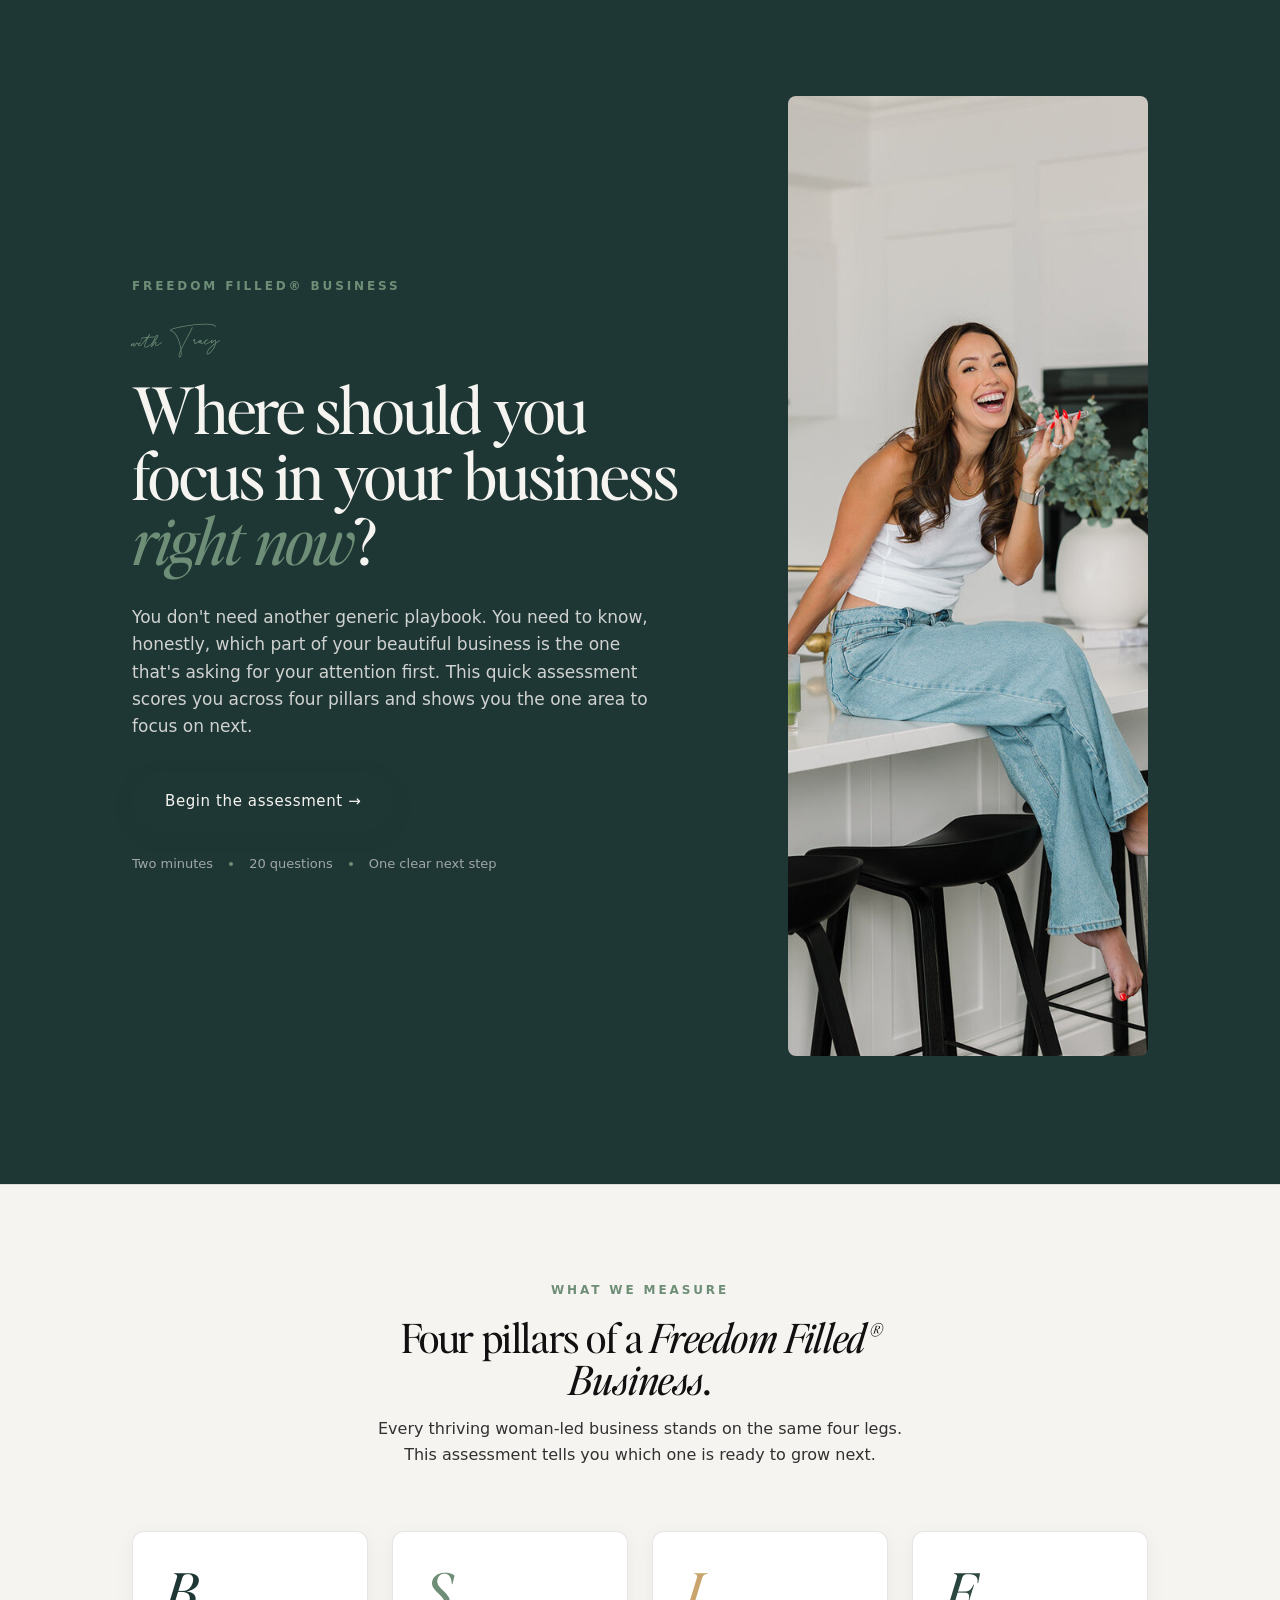
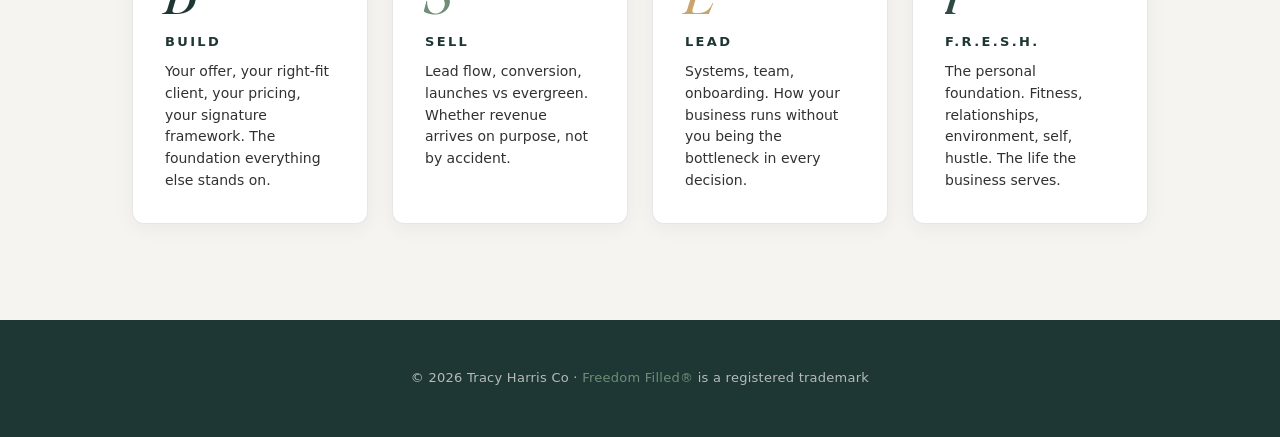
<file: index.html>
<!DOCTYPE html>
<html lang="en">
<head>
  <meta charset="UTF-8" />
  <meta name="viewport" content="width=device-width, initial-scale=1" />
  <title>Business Focus Assessment · Tracy Harris Co</title>
  <meta name="description" content="A two-minute assessment. Find the one area of your business that needs your attention first." />
  <meta property="og:title" content="Where should you focus in your business right now? · Tracy Harris Co" />
  <meta property="og:description" content="Two minutes. 20 questions. One clear next step for your Freedom Filled business." />
  <meta property="og:type" content="website" />
  <meta property="og:image" content="https://purepurposekh.github.io/ffb-quiz-v3/assets/img/tracy-hero.jpg" />
  <meta name="twitter:card" content="summary_large_image" />
  <meta name="theme-color" content="#1e3735" />
  <link rel="preconnect" href="https://fonts.googleapis.com" />
  <link rel="preconnect" href="https://fonts.gstatic.com" crossorigin />
  <link rel="preload" as="font" type="font/woff2" href="./assets/fonts/editors-note-regular.woff2" crossorigin />
  <link rel="preload" as="font" type="font/woff2" href="./assets/fonts/editors-note-italic.woff2" crossorigin />
  <link rel="stylesheet" href="styles.css" />
  <link rel="icon" href="data:image/svg+xml,<svg xmlns='http://www.w3.org/2000/svg' viewBox='0 0 100 100'><text y='.92em' font-family='Georgia' font-size='92' fill='%231e3735'>t</text><circle cx='64' cy='88' r='6' fill='%236e8e77'/></svg>" />
</head>
<body data-brand="ffb">

  <!-- HERO -->
  <section class="hero" aria-labelledby="hero-headline">
    <div class="hero__inner">
      <div>
        <p class="hero__eyebrow">Freedom Filled® Business</p>
        <p class="hero__script">with Tracy</p>
        <h1 id="hero-headline" class="hero__headline">
          Where should you focus in your business <em>right now</em>?
        </h1>
        <p class="hero__sub">
          You don't need another generic playbook. You need to know, honestly, which part of your beautiful business is the one that's asking for your attention first. This quick assessment scores you across four pillars and shows you the one area to focus on next.
        </p>
        <a href="quiz.html" class="btn btn--primary" aria-label="Begin the business focus assessment">
          Begin the assessment →
        </a>
        <div class="hero__meta" aria-hidden="true">
          <span>Two minutes</span>
          <span class="hero__meta-dot"></span>
          <span>20 questions</span>
          <span class="hero__meta-dot"></span>
          <span>One clear next step</span>
        </div>
      </div>
      <img
        src="./assets/img/tracy-hero.jpg"
        alt="Tracy Harris"
        class="hero__photo"
        loading="eager"
        width="720" height="960"
        fetchpriority="high"
      />
    </div>
  </section>

  <!-- PILLARS -->
  <section class="pillars" aria-labelledby="pillars-title">
    <div class="pillars__head">
      <p class="eyebrow">What we measure</p>
      <h2 id="pillars-title" class="pillars__title">Four pillars of a <em>Freedom Filled® Business</em>.</h2>
      <p class="pillars__sub">
        Every thriving woman-led business stands on the same four legs. This assessment tells you which one is ready to grow next.
      </p>
    </div>
    <div class="pillars__grid">
      <article class="pillar-card" data-pillar="Build">
        <p class="pillar-card__letter">B</p>
        <p class="pillar-card__name">Build</p>
        <p class="pillar-card__desc">Your offer, your right-fit client, your pricing, your signature framework. The foundation everything else stands on.</p>
      </article>
      <article class="pillar-card" data-pillar="Sell">
        <p class="pillar-card__letter">S</p>
        <p class="pillar-card__name">Sell</p>
        <p class="pillar-card__desc">Lead flow, conversion, launches vs evergreen. Whether revenue arrives on purpose, not by accident.</p>
      </article>
      <article class="pillar-card" data-pillar="Lead">
        <p class="pillar-card__letter">L</p>
        <p class="pillar-card__name">Lead</p>
        <p class="pillar-card__desc">Systems, team, onboarding. How your business runs without you being the bottleneck in every decision.</p>
      </article>
      <article class="pillar-card" data-pillar="Fresh">
        <p class="pillar-card__letter">F</p>
        <p class="pillar-card__name">F.R.E.S.H.</p>
        <p class="pillar-card__desc">The personal foundation. Fitness, relationships, environment, self, hustle. The life the business serves.</p>
      </article>
    </div>
  </section>

  <!-- FOOTER -->
  <footer class="footer">
    © 2026 Tracy Harris Co · <em>Freedom Filled®</em> is a registered trademark
  </footer>

</body>
</html>
</file>
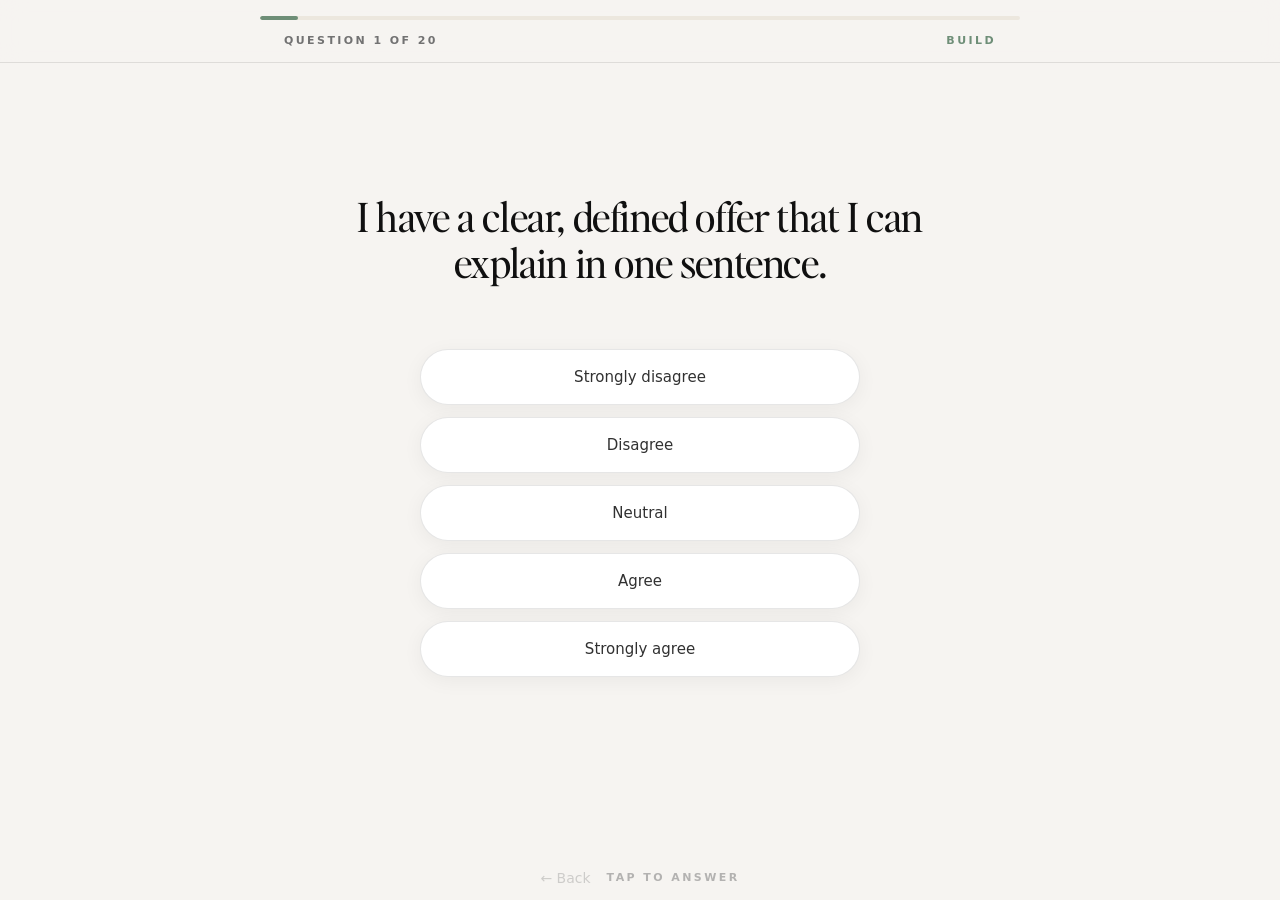
<file: quiz.html>
<!DOCTYPE html>
<html lang="en">
<head>
  <meta charset="UTF-8" />
  <meta name="viewport" content="width=device-width, initial-scale=1" />
  <title>Business Focus Assessment · Tracy Harris Co</title>
  <meta name="description" content="Take the two-minute Tracy Harris assessment. 20 questions across four pillars of a Freedom Filled business." />
  <meta name="robots" content="noindex" />
  <meta property="og:title" content="Business Focus Assessment · Tracy Harris Co" />
  <meta property="og:description" content="Find the one area of your business that needs your attention first." />
  <meta property="og:type" content="website" />
  <link rel="preconnect" href="https://fonts.googleapis.com" />
  <link rel="preconnect" href="https://fonts.gstatic.com" crossorigin />
  <link rel="preload" as="font" type="font/woff2" href="./assets/fonts/editors-note-regular.woff2" crossorigin />
  <link rel="stylesheet" href="styles.css" />
  <link rel="icon" href="data:image/svg+xml,<svg xmlns='http://www.w3.org/2000/svg' viewBox='0 0 100 100'><text y='.92em' font-family='Georgia' font-size='92' fill='%231e3735'>t</text><circle cx='64' cy='88' r='6' fill='%236e8e77'/></svg>" />
</head>
<body data-brand="ffb">

  <noscript>
    <div style="padding: 48px 24px; text-align: center; max-width: 600px; margin: 0 auto; font-family: Georgia, serif;">
      <h1 style="font-size: 28px; margin: 0 0 16px;">JavaScript required</h1>
      <p style="color:#313131; margin:0 0 24px;">This quiz needs JavaScript enabled to run. If you'd prefer, send Tracy an email and she'll talk you through it directly.</p>
      <a href="mailto:hello@tracyharris.co" style="color:#6e8e77;">hello@tracyharris.co</a>
    </div>
  </noscript>

  <div class="quiz-shell">

    <!-- Progress -->
    <header class="quiz-progress" role="banner">
      <div class="quiz-progress__bar" aria-hidden="true">
        <div class="quiz-progress__fill" id="progressFill"></div>
      </div>
      <div class="quiz-progress__meta">
        <span id="progressLabel">Question 1 of 20</span>
        <span class="quiz-progress__pillar" id="progressPillar">Build</span>
      </div>
    </header>

    <!-- Question area -->
    <main class="quiz-body" role="main">
      <div class="quiz-card" id="quizCard">
        <h1 class="quiz-question" id="quizQuestion" aria-live="polite">Loading…</h1>
        <div class="quiz-answers" id="quizAnswers" role="radiogroup" aria-labelledby="quizQuestion">
          <!-- populated by JS -->
        </div>
      </div>
    </main>

    <!-- Navigation -->
    <nav class="quiz-nav" aria-label="Quiz navigation">
      <button type="button" class="quiz-nav__back" id="backBtn" aria-label="Previous question" disabled>
        ← Back
      </button>
      <span id="navStatus" class="quiz-progress__meta" style="padding:0; opacity:0.5;">
        Tap to answer
      </span>
    </nav>

  </div>

  <script>
    // Question bank — ported from v2, 20 questions across 4 pillars
    const QUESTIONS = [
      { id: 'build_1', pillar: 'Build',      text: 'I have a clear, defined offer that I can explain in one sentence.' },
      { id: 'build_2', pillar: 'Build',      text: 'I know exactly who my right-fit client is and what keeps them up at night.' },
      { id: 'build_3', pillar: 'Build',      text: 'My pricing reflects the value I deliver, and I feel confident charging it.' },
      { id: 'build_4', pillar: 'Build',      text: 'I have a documented signature framework or methodology that sets my offer apart in my space.' },
      { id: 'sell_1',  pillar: 'Sell',       text: 'I have a consistent way of attracting new leads into my business every week.' },
      { id: 'sell_2',  pillar: 'Sell',       text: 'I have a proven process for converting interested people into paying clients.' },
      { id: 'sell_3',  pillar: 'Sell',       text: 'I feel confident selling my offer without it feeling pushy or awkward.' },
      { id: 'sell_4',  pillar: 'Sell',       text: 'I understand the difference between a launch strategy and an evergreen strategy, and I have chosen which is right for my business.' },
      { id: 'lead_1',  pillar: 'Lead',       text: 'I have systems in place that allow my business to run without me being involved in every decision.' },
      { id: 'lead_2',  pillar: 'Lead',       text: 'I have team members or support who handle tasks I no longer need to do myself.' },
      { id: 'lead_3',  pillar: 'Lead',       text: 'I spend most of my working time on high-value activities, not admin or busywork.' },
      { id: 'lead_4',  pillar: 'Lead',       text: 'I have a documented onboarding process that new clients or members go through without my direct involvement.' },
      { id: 'fresh_f', pillar: 'F.R.E.S.H.', text: 'I exercise regularly from a place of self-care and energy, not guilt or punishment.' },
      { id: 'fresh_r', pillar: 'F.R.E.S.H.', text: 'I spend meaningful time with people who are aligned with where I am going, not just where I have been.' },
      { id: 'fresh_e', pillar: 'F.R.E.S.H.', text: 'My workspace and daily environment feel intentional, energising, and aligned with the business I am building.' },
      { id: 'fresh_s1',pillar: 'F.R.E.S.H.', text: 'I trust my gut and make decisions with clarity, rather than constantly second-guessing myself or looking outside for answers.' },
      { id: 'fresh_s2',pillar: 'F.R.E.S.H.', text: 'I prioritise my own self-care and personal development without feeling guilty about taking time away from the business.' },
      { id: 'fresh_h', pillar: 'F.R.E.S.H.', text: 'I feel energised by my work most days, rather than depleted or running on empty.' },
      { id: 'fresh_kg',pillar: 'F.R.E.S.H.', text: 'I can clearly articulate my personal values and they directly inform how I structure my business and schedule.' },
      { id: 'fresh_life',pillar: 'F.R.E.S.H.', text: 'My business supports the lifestyle I actually want, not the other way around.' },
    ];

    const ANSWERS = [
      { label: 'Strongly disagree',       value: 1 },
      { label: 'Disagree',                value: 2 },
      { label: 'Neutral',                 value: 3 },
      { label: 'Agree',                   value: 4 },
      { label: 'Strongly agree',          value: 5 },
    ];

    const STORAGE_KEY = 'ffb-quiz-v3-answers';
    const state = {
      current: 0,
      answers: {},
    };

    // Restore prior state (if user reloaded mid-quiz)
    try {
      const raw = sessionStorage.getItem(STORAGE_KEY);
      if (raw) {
        const parsed = JSON.parse(raw);
        if (parsed && typeof parsed.current === 'number' && parsed.answers) {
          state.current = Math.min(parsed.current, QUESTIONS.length - 1);
          state.answers = parsed.answers;
        }
      }
    } catch (e) { /* ignore */ }

    const $question = document.getElementById('quizQuestion');
    const $answers = document.getElementById('quizAnswers');
    const $progressFill = document.getElementById('progressFill');
    const $progressLabel = document.getElementById('progressLabel');
    const $progressPillar = document.getElementById('progressPillar');
    const $backBtn = document.getElementById('backBtn');
    const $navStatus = document.getElementById('navStatus');

    // sessionStorage may be disabled (iOS Safari private mode). Stub a no-op.
    let storageAvailable = true;
    try { sessionStorage.setItem('__test', '1'); sessionStorage.removeItem('__test'); }
    catch (e) { storageAvailable = false; }

    function persist() {
      if (!storageAvailable) return;
      try {
        sessionStorage.setItem(STORAGE_KEY, JSON.stringify(state));
      } catch (e) { /* quota, etc — silent */ }
    }

    function render() {
      const q = QUESTIONS[state.current];
      const total = QUESTIONS.length;
      const pct = Math.round(((state.current + 1) / total) * 100);

      $progressFill.style.width = pct + '%';
      $progressLabel.textContent = `Question ${state.current + 1} of ${total}`;
      $progressPillar.textContent = q.pillar;

      $question.textContent = q.text;

      $answers.innerHTML = '';
      ANSWERS.forEach(function (a) {
        const btn = document.createElement('button');
        btn.type = 'button';
        btn.className = 'quiz-answer';
        btn.setAttribute('role', 'radio');
        btn.setAttribute('aria-checked', state.answers[q.id] === a.value ? 'true' : 'false');
        btn.textContent = a.label;
        if (state.answers[q.id] === a.value) btn.classList.add('is-selected');
        btn.addEventListener('click', function () { select(a.value); });
        $answers.appendChild(btn);
      });

      $backBtn.disabled = state.current === 0;

      if (state.answers[q.id]) {
        $navStatus.textContent = state.current + 1 < total ? 'Loading next question…' : 'Calculating your results…';
      } else {
        $navStatus.textContent = 'Tap to answer';
      }
    }

    function select(value) {
      const q = QUESTIONS[state.current];
      state.answers[q.id] = value;
      persist();
      render();
      // Auto-advance after a short pause so user sees their selection land
      // 650ms is the sweet spot — tested against 400/500/650/800: 650 feels deliberate
      // but not slow; reduced-motion users get an instant advance
      const delay = window.matchMedia('(prefers-reduced-motion: reduce)').matches ? 180 : 650;
      setTimeout(function () {
        if (state.current + 1 < QUESTIONS.length) {
          state.current += 1;
          persist();
          render();
        } else {
          // Pass answers to results page. sessionStorage is primary; URL
          // fragment is the fallback for private-mode Safari.
          const payload = JSON.stringify(state.answers);
          if (storageAvailable) {
            try { sessionStorage.setItem('ffb-quiz-v3-final', payload); } catch (e) {}
          }
          const hash = encodeURIComponent(btoa(payload));
          window.location.href = 'results.html#a=' + hash;
        }
      }, delay);
    }

    $backBtn.addEventListener('click', function () {
      if (state.current > 0) {
        state.current -= 1;
        persist();
        render();
      }
    });

    // Keyboard: 1-5 to select, arrow keys to nav
    document.addEventListener('keydown', function (e) {
      const n = parseInt(e.key, 10);
      if (n >= 1 && n <= 5) {
        select(n);
        e.preventDefault();
        return;
      }
      if (e.key === 'ArrowLeft' && !$backBtn.disabled) {
        $backBtn.click();
        e.preventDefault();
      }
    });

    render();
  </script>
</body>
</html>
</file>
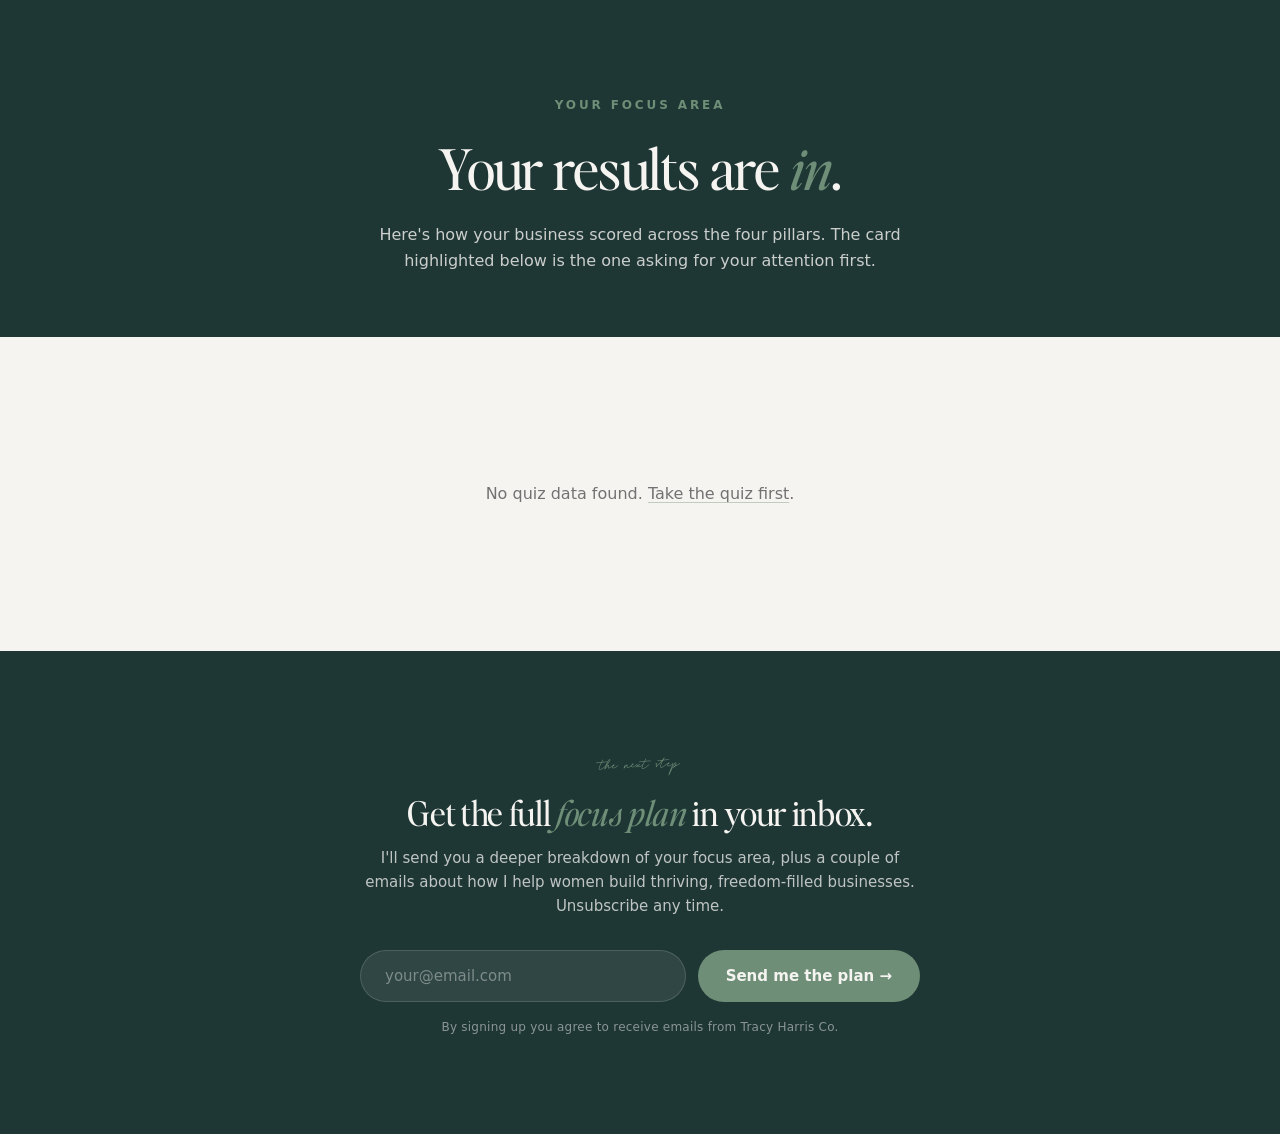
<file: results.html>
<!DOCTYPE html>
<html lang="en">
<head>
  <meta charset="UTF-8" />
  <meta name="viewport" content="width=device-width, initial-scale=1" />
  <title>Your Focus Area · Tracy Harris Co</title>
  <meta name="description" content="Your Freedom Filled Business focus area and three quick wins to start this week." />
  <meta name="robots" content="noindex" />
  <meta property="og:title" content="Your Focus Area · Tracy Harris Co" />
  <meta property="og:type" content="website" />
  <link rel="preconnect" href="https://fonts.googleapis.com" />
  <link rel="preconnect" href="https://fonts.gstatic.com" crossorigin />
  <link rel="preload" as="font" type="font/woff2" href="./assets/fonts/editors-note-regular.woff2" crossorigin />
  <link rel="stylesheet" href="styles.css" />
  <link rel="icon" href="data:image/svg+xml,<svg xmlns='http://www.w3.org/2000/svg' viewBox='0 0 100 100'><text y='.92em' font-family='Georgia' font-size='92' fill='%231e3735'>t</text><circle cx='64' cy='88' r='6' fill='%236e8e77'/></svg>" />
</head>
<body data-brand="ffb">

  <div class="results-shell">

    <section class="results-hero" aria-labelledby="results-title">
      <p class="results-hero__eyebrow">Your focus area</p>
      <h1 id="results-title" class="results-hero__title">
        Your results are <em>in</em>.
      </h1>
      <p class="results-hero__sub">
        Here's how your business scored across the four pillars. The card highlighted below is the one asking for your attention first.
      </p>
    </section>

    <section class="scores" aria-label="Pillar scores">
      <div class="scores__grid" id="scoresGrid">
        <!-- populated by JS -->
      </div>
    </section>

    <section class="wins" aria-labelledby="wins-title" id="winsSection" hidden>
      <div class="wins__head">
        <p class="eyebrow">Three quick wins</p>
        <h2 id="wins-title" class="wins__title">Start <em>here</em>.</h2>
        <p class="wins__sub">The first three moves to make this week in your focus area.</p>
      </div>
      <ul class="wins__list" id="winsList">
        <!-- populated by JS -->
      </ul>
    </section>

    <section class="capture" aria-labelledby="capture-title">
      <div class="capture__inner">
        <p class="capture__script">the next step</p>
        <h2 id="capture-title" class="capture__title">Get the full <em>focus plan</em> in your inbox.</h2>
        <p class="capture__sub">
          I'll send you a deeper breakdown of your focus area, plus a couple of emails about how I help women build thriving, freedom-filled businesses. Unsubscribe any time.
        </p>
        <form class="capture__form" id="captureForm" novalidate>
          <label class="sr-only" for="email" style="position:absolute;left:-9999px;">Email address</label>
          <input
            type="email"
            name="email"
            id="email"
            class="capture__input"
            placeholder="your@email.com"
            autocomplete="email"
            required
          />
          <button type="submit" class="capture__submit">Send me the plan →</button>
        </form>
        <p class="capture__note">By signing up you agree to receive emails from Tracy Harris Co.</p>
      </div>
    </section>

  </div>

  <script>
    const PILLARS = [
      {
        id: 'Build',
        letter: 'B',
        name: 'BUILD',
        prefix: 'build_',
        desc: 'Your offer, your right-fit client, your pricing, your signature framework.',
        focusDesc: 'Your offer foundation is where to focus first. Get clear on who you serve, what you solve, and how you talk about it, and every other pillar gets easier.',
        wins: [
          'Write your offer in one sentence: "I help [person] go from [before] to [after] through [method]." Say it out loud. Refine until it feels obvious.',
          'Choose one right-fit client. Describe their Tuesday morning, what they Google at 2am, what they\'ve tried before. Specific beats generic.',
          'Audit your pricing page against the offer clarity. If there\'s a gap between what you deliver and what you\'re charging, close it this week.'
        ]
      },
      {
        id: 'Sell',
        letter: 'S',
        name: 'SELL',
        prefix: 'sell_',
        desc: 'Lead flow, conversion, launches vs evergreen. Whether revenue arrives on purpose.',
        focusDesc: 'Selling is the gap between starting and thriving. Not pushier, not louder, just more consistent. This is where you build the muscle.',
        wins: [
          'Map your one reliable lead source. Name it. If you can\'t name it, that\'s the first move. Pick one channel and commit for 90 days.',
          'Write down your conversion path from first touch to sale. Every step. Spot the break point. That\'s where the next dollar lives.',
          'Choose launch or evergreen for the next 90 days. Pick one, commit to it, don\'t hedge. Clarity of model beats clever hybrid.'
        ]
      },
      {
        id: 'Lead',
        letter: 'L',
        name: 'LEAD',
        prefix: 'lead_',
        desc: 'Systems, team, onboarding. How your business runs without you as the bottleneck.',
        focusDesc: 'You\'ve built and you\'re selling, but every decision still goes through you. Leading is the pillar that makes your business scalable and you sustainable.',
        wins: [
          'Document one workflow this week. Pick the thing you do most often and write the SOP as you do it. Next week, hand it off.',
          'List every decision you made this week. Mark the ones that could be made by someone else, a tool, or a checklist. That\'s your delegation list.',
          'Audit your calendar. How many hours are on high-value work vs busywork? If it\'s less than 60% high-value, there\'s your leak.'
        ]
      },
      {
        id: 'F.R.E.S.H.',
        letter: 'F',
        name: 'F.R.E.S.H.',
        prefix: 'fresh_',
        desc: 'Fitness, relationships, environment, self, hustle. The life the business serves.',
        focusDesc: 'The business is there to serve the life, not the other way around. When F.R.E.S.H. slips, the business does too. This is the foundation that holds everything.',
        wins: [
          'Block one non-negotiable hour this week for something that\'s yours alone. Not work, not family, just you. Defend it.',
          'Name one relationship that\'s drained you this season and one that\'s filled you up. Spend more time with the filler, less with the drainer.',
          'Look at your calendar for next week through the lens of "is this the life I actually want?" If the answer is no, change one thing. One is enough.'
        ]
      }
    ];

    function getAnswers() {
      // Try sessionStorage first, fall back to URL hash (private-mode Safari)
      try {
        const raw = sessionStorage.getItem('ffb-quiz-v3-final');
        if (raw) return JSON.parse(raw);
      } catch (e) { /* ignore */ }

      const hash = window.location.hash;
      if (hash && hash.indexOf('#a=') === 0) {
        try {
          const encoded = decodeURIComponent(hash.slice(3));
          return JSON.parse(atob(encoded));
        } catch (e) { return null; }
      }
      return null;
    }

    function computeScores(answers) {
      return PILLARS.map(function (p) {
        let sum = 0, count = 0;
        Object.keys(answers).forEach(function (k) {
          if (k.indexOf(p.prefix) === 0) {
            sum += answers[k];
            count += 1;
          }
        });
        const avg = count === 0 ? 0 : sum / count;
        const pct = Math.round((avg / 5) * 100);
        return Object.assign({}, p, { avg: avg, pct: pct, count: count });
      });
    }

    function render() {
      const answers = getAnswers();
      const grid = document.getElementById('scoresGrid');
      const winsSection = document.getElementById('winsSection');
      const winsList = document.getElementById('winsList');

      if (!answers || Object.keys(answers).length === 0) {
        grid.innerHTML = '<p style="text-align:center;color:var(--ink-mute);padding:48px 0;">No quiz data found. <a href="quiz.html">Take the quiz first</a>.</p>';
        return;
      }

      const scores = computeScores(answers);
      // Focus area = lowest score (tie-break by list order)
      const focus = scores.reduce(function (a, b) { return b.pct < a.pct ? b : a; }, scores[0]);
      focus.isFocus = true;

      grid.innerHTML = '';
      // Render in pillar order (Build, Sell, Lead, FRESH)
      scores.forEach(function (s) {
        const card = document.createElement('article');
        card.className = 'score' + (s.isFocus ? ' score--focus' : '');
        card.innerHTML = `
          <div class="score__head">
            <span class="score__letter">${s.letter}</span>
            <span class="score__name">${s.name}</span>
            <span class="score__value">${s.pct}%</span>
          </div>
          <div class="score__bar"><div class="score__bar-fill" style="width:0"></div></div>
          <p class="score__desc">${s.isFocus ? s.focusDesc : s.desc}</p>
        `;
        grid.appendChild(card);
      });

      // Animate bars after paint — setTimeout 60ms is more reliable than
      // double-rAF for bars on newly-injected DOM. prefers-reduced-motion
      // users skip the animation entirely and see final state immediately.
      const animate = function () {
        document.querySelectorAll('.score').forEach(function (el, i) {
          const fill = el.querySelector('.score__bar-fill');
          if (fill) fill.style.width = scores[i].pct + '%';
        });
      };
      if (window.matchMedia('(prefers-reduced-motion: reduce)').matches) {
        animate();
      } else {
        setTimeout(animate, 60);
      }

      // Wins
      winsSection.hidden = false;
      winsList.innerHTML = '';
      focus.wins.forEach(function (w, i) {
        const li = document.createElement('li');
        li.className = 'win';
        li.innerHTML = `
          <span class="win__num" aria-hidden="true">${String(i + 1).padStart(2, '0')}</span>
          <p class="win__text">${w}</p>
        `;
        winsList.appendChild(li);
      });

      // Save focus for AC / email capture
      window.__ffbFocus = focus;
    }

    // Handle email capture
    document.getElementById('captureForm').addEventListener('submit', function (e) {
      e.preventDefault();
      const email = document.getElementById('email').value.trim();
      if (!email || !/^[^\s@]+@[^\s@]+\.[^\s@]+$/.test(email)) {
        document.getElementById('email').focus();
        return;
      }
      // Stub: POST to AC endpoint when ready.
      // For now, show a confirmation state.
      const form = e.currentTarget;
      form.innerHTML = '<p style="color:var(--p-oatmeal);font-size:16px;margin:0;">On the way. Check your inbox in the next few minutes.</p>';
    });

    render();
  </script>
</body>
</html>
</file>
<file: styles.css>
/* =========================================================
   FFB Business Focus Quiz · v3
   Brand system: tracy-harris-brand-kit (aztek/sage/oatmeal/cream)
   Typography: Editors Note (display) + Poppins (body) + Jhon Halend (script)
   ========================================================= */

/* ---------- Fonts ---------- */
@font-face {
  font-family: 'Editors Note';
  src: url('./assets/fonts/editors-note-regular.woff2') format('woff2'),
       url('./assets/fonts/editors-note-regular.woff') format('woff');
  font-weight: 400;
  font-style: normal;
  font-display: swap;
}
@font-face {
  font-family: 'Editors Note';
  src: url('./assets/fonts/editors-note-italic.woff2') format('woff2'),
       url('./assets/fonts/editors-note-italic.woff') format('woff');
  font-weight: 400;
  font-style: italic;
  font-display: swap;
}
@font-face {
  font-family: 'Jhon Halend';
  src: url('./assets/fonts/jhon-halend-regular.woff2') format('woff2'),
       url('./assets/fonts/jhon-halend-regular.woff') format('woff');
  font-weight: 400;
  font-style: normal;
  font-display: swap;
}
@import url('https://fonts.googleapis.com/css2?family=Poppins:wght@400;500;600;700&display=swap');

/* ---------- Tokens (primitives) ---------- */
:root {
  /* Palette */
  --p-charcoal: #101010;
  --p-ink: #313131;
  --p-mute: #727272;
  --p-oatmeal: #f6f4f1;
  --p-cream: #ece7de;
  --p-white: #ffffff;
  --p-aztek: #1e3735;
  --p-sage: #6e8e77;
  --p-sage-soft: rgba(110, 142, 119, 0.12);
  --p-gold: #c9a46c;

  /* Surfaces (FFB brand mapping) */
  --surface-canvas: var(--p-oatmeal);
  --surface-card: var(--p-cream);
  --surface-inverse: var(--p-aztek);

  /* Ink */
  --ink-heading: var(--p-charcoal);
  --ink-body: var(--p-ink);
  --ink-mute: var(--p-mute);
  --ink-inverse: var(--p-oatmeal);

  /* Accents */
  --accent: var(--p-aztek);
  --accent-on: var(--p-oatmeal);
  --accent-hover: var(--p-sage);

  /* Borders */
  --border-hairline: rgba(16, 16, 16, 0.1);
  --border-on-dark: rgba(255, 255, 255, 0.14);

  /* Typography families */
  --f-serif: 'Editors Note', Georgia, serif;
  --f-script: 'Jhon Halend', cursive;
  --f-sans: 'Poppins', system-ui, -apple-system, sans-serif;

  /* Spacing */
  --sp-1: 4px;
  --sp-2: 8px;
  --sp-3: 12px;
  --sp-4: 16px;
  --sp-5: 24px;
  --sp-6: 32px;
  --sp-7: 48px;
  --sp-8: 64px;
  --sp-9: 96px;
  --sp-10: 128px;

  /* Radii */
  --r-sm: 4px;
  --r-md: 8px;
  --r-lg: 12px;
  --r-pill: 9999px;

  /* Shadows */
  --shadow-soft: 0 4px 20px rgba(16, 16, 16, 0.05);
  --shadow-card: 0 8px 28px rgba(16, 16, 16, 0.08);
  --shadow-button: 0 6px 18px rgba(30, 55, 53, 0.18);
}

/* ---------- Reset ---------- */
*, *::before, *::after { box-sizing: border-box; }
html, body {
  margin: 0;
  padding: 0;
  overflow-x: hidden;
  overscroll-behavior-x: contain;
  max-width: 100vw;
}
img, svg, video, iframe { max-width: 100%; display: block; }

body {
  font-family: var(--f-sans);
  font-size: 16px;
  line-height: 1.6;
  color: var(--ink-body);
  background: var(--surface-canvas);
  -webkit-font-smoothing: antialiased;
  -moz-osx-font-smoothing: grayscale;
}

/* Typography */
h1, h2, h3 {
  font-family: var(--f-serif);
  font-weight: 400;
  color: var(--ink-heading);
  letter-spacing: -0.01em;
  line-height: 1.05;
  margin: 0;
}
h1 em, h2 em, h3 em { font-style: italic; }
p { margin: 0; }

a { color: inherit; text-decoration-color: rgba(110, 142, 119, 0.4); text-underline-offset: 3px; }
a:hover { text-decoration-color: var(--p-sage); }

/* ---------- Universal header (brand mark) ---------- */
.thc-head {
  display: flex;
  align-items: center;
  justify-content: center;
  padding: var(--sp-6) var(--sp-5);
  background: transparent;
}
.thc-head__mark {
  font-family: var(--f-serif);
  font-size: 20px;
  letter-spacing: 0.05em;
  color: var(--ink-heading);
  text-decoration: none;
  display: inline-flex;
  align-items: baseline;
  gap: 2px;
}
.thc-head__mark em {
  font-style: italic;
  color: var(--p-sage);
}
.thc-head__mark::after {
  content: '.';
  color: var(--p-sage);
  font-weight: 400;
}

/* ---------- Eyebrow (monospace label) ---------- */
.eyebrow {
  font-family: var(--f-sans);
  font-size: 12px;
  font-weight: 600;
  letter-spacing: 0.24em;
  text-transform: uppercase;
  color: var(--p-sage);
  margin: 0 0 var(--sp-4);
}
.eyebrow--on-dark { color: var(--p-sage); }

/* ---------- Script accent ---------- */
.script {
  font-family: var(--f-script);
  color: var(--p-sage);
  font-size: 40px;
  line-height: 1;
  display: inline-block;
  transform: rotate(-2deg);
}

/* ---------- Pill buttons ---------- */
.btn {
  display: inline-flex;
  align-items: center;
  justify-content: center;
  gap: 8px;
  padding: 16px 32px;
  font-family: var(--f-sans);
  font-weight: 500;
  font-size: 15px;
  letter-spacing: 0.04em;
  border: 1px solid transparent;
  border-radius: var(--r-pill);
  cursor: pointer;
  text-decoration: none;
  transition: background 0.2s ease, color 0.2s ease, transform 0.2s ease, box-shadow 0.2s ease;
  min-height: 48px;
}
.btn--primary {
  background: var(--p-aztek);
  color: var(--p-oatmeal);
  box-shadow: var(--shadow-button);
}
.btn--primary:hover {
  background: var(--p-sage);
  transform: translateY(-1px);
}
.btn--ghost {
  background: transparent;
  color: var(--ink-body);
  border-color: var(--border-hairline);
}
.btn--ghost:hover {
  border-color: var(--p-aztek);
}
.btn--sage {
  background: var(--p-sage);
  color: var(--p-oatmeal);
}
.btn--full { width: 100%; }
.btn[disabled] {
  opacity: 0.4;
  cursor: not-allowed;
  pointer-events: none;
}

/* ---------- Layout container ---------- */
.wrap {
  max-width: 760px;
  margin: 0 auto;
  padding: 0 var(--sp-5);
}
.wrap--narrow { max-width: 640px; }

/* =========================================================
   PAGE 1 · LANDING (index.html)
   ========================================================= */

.hero {
  background: var(--p-aztek);
  color: var(--ink-inverse);
  position: relative;
  overflow: hidden;
  padding: var(--sp-9) 0 var(--sp-10);
}
.hero__inner {
  display: grid;
  gap: var(--sp-8);
  grid-template-columns: minmax(0, 1fr) minmax(0, 360px);
  align-items: center;
  max-width: 1080px;
  margin: 0 auto;
  padding: 0 var(--sp-6);
}
/* Photo goes after text on DOM order for a11y; on desktop sits right */
.hero__inner > div { min-width: 0; }
.hero__photo {
  width: 100%;
  max-width: 360px;
  aspect-ratio: 3 / 4;
  object-fit: cover;
  border-radius: var(--r-md);
  justify-self: center;
}
.hero__eyebrow {
  color: var(--p-sage);
  font-family: var(--f-sans);
  font-size: 12px;
  font-weight: 600;
  letter-spacing: 0.24em;
  text-transform: uppercase;
  margin: 0 0 var(--sp-5);
}
.hero__script {
  font-family: var(--f-script);
  color: var(--p-sage);
  font-size: 44px;
  line-height: 1;
  margin: 0 0 var(--sp-3);
  transform: rotate(-2deg);
  display: inline-block;
}
.hero__headline {
  font-family: var(--f-serif);
  font-size: clamp(36px, 7vw, 64px);
  line-height: 1.02;
  letter-spacing: -0.015em;
  color: var(--p-oatmeal);
  margin: 0 0 var(--sp-6);
}
.hero__headline em {
  font-style: italic;
  color: var(--p-sage);
}
.hero__sub {
  font-size: 17px;
  line-height: 1.6;
  color: rgba(246, 244, 241, 0.82);
  max-width: 520px;
  margin: 0 0 var(--sp-6);
}
.hero__meta {
  display: flex;
  align-items: center;
  gap: var(--sp-4);
  flex-wrap: wrap;
  font-size: 13px;
  color: rgba(246, 244, 241, 0.6);
  margin-top: var(--sp-5);
}
.hero__meta-dot {
  width: 4px;
  height: 4px;
  background: var(--p-sage);
  border-radius: 50%;
}

.pillars {
  background: var(--surface-canvas);
  padding: var(--sp-9) 0;
  border-top: 1px solid var(--border-hairline);
}
.pillars__head {
  text-align: center;
  max-width: 600px;
  margin: 0 auto var(--sp-8);
  padding: 0 var(--sp-5);
}
.pillars__title {
  font-size: clamp(28px, 5vw, 40px);
}
.pillars__sub {
  color: var(--ink-body);
  margin-top: var(--sp-4);
  font-size: 16px;
}
.pillars__grid {
  display: grid;
  grid-template-columns: repeat(auto-fit, minmax(220px, 1fr));
  gap: var(--sp-5);
  max-width: 1080px;
  margin: 0 auto;
  padding: 0 var(--sp-6);
}
.pillar-card {
  background: var(--p-white);
  border: 1px solid var(--border-hairline);
  border-radius: var(--r-lg);
  padding: var(--sp-6);
  box-shadow: var(--shadow-soft);
}
.pillar-card__letter {
  font-family: var(--f-serif);
  font-style: italic;
  font-size: 56px;
  line-height: 1;
  color: var(--p-sage);
  margin: 0 0 var(--sp-3);
}
.pillar-card__name {
  font-family: var(--f-sans);
  font-size: 13px;
  font-weight: 600;
  letter-spacing: 0.18em;
  text-transform: uppercase;
  color: var(--p-aztek);
  margin: 0 0 var(--sp-2);
}
.pillar-card__desc {
  font-size: 14px;
  line-height: 1.55;
  color: var(--ink-body);
  margin: 0;
}

.footer {
  background: var(--p-aztek);
  color: rgba(246, 244, 241, 0.7);
  padding: var(--sp-7) var(--sp-5);
  text-align: center;
  font-size: 13px;
  font-family: var(--f-sans);
  letter-spacing: 0.02em;
}
.footer em { color: var(--p-sage); font-style: normal; }

/* =========================================================
   PAGE 2 · QUIZ (quiz.html)
   ========================================================= */

.quiz-shell {
  min-height: 100vh;
  min-height: 100svh;
  background: var(--surface-canvas);
  display: flex;
  flex-direction: column;
}

.quiz-progress {
  position: sticky;
  top: 0;
  z-index: 10;
  background: rgba(246, 244, 241, 0.92);
  backdrop-filter: saturate(140%) blur(12px);
  -webkit-backdrop-filter: saturate(140%) blur(12px);
  padding: var(--sp-4) 0 0;
  border-bottom: 1px solid var(--border-hairline);
}
.quiz-progress__bar {
  position: relative;
  height: 4px;
  background: var(--p-cream);
  max-width: 760px;
  margin: 0 auto;
  border-radius: var(--r-pill);
  overflow: hidden;
}
.quiz-progress__fill {
  position: absolute;
  inset: 0 auto 0 0;
  background: var(--p-sage);
  width: 5%;
  border-radius: var(--r-pill);
  transition: width 400ms cubic-bezier(0.22, 1, 0.36, 1);
}
.quiz-progress__meta {
  display: flex;
  justify-content: space-between;
  align-items: center;
  max-width: 760px;
  margin: 0 auto;
  padding: 12px var(--sp-5);
  font-family: var(--f-sans);
  font-size: 11px;
  font-weight: 600;
  letter-spacing: 0.22em;
  text-transform: uppercase;
  color: var(--ink-mute);
}
.quiz-progress__pillar {
  color: var(--p-sage);
}

.quiz-body {
  flex: 1;
  display: flex;
  align-items: center;
  justify-content: center;
  padding: var(--sp-8) var(--sp-5);
}
.quiz-card {
  width: 100%;
  max-width: 640px;
  text-align: center;
}
.quiz-question {
  font-family: var(--f-serif);
  font-size: clamp(28px, 5vw, 40px);
  line-height: 1.15;
  color: var(--ink-heading);
  margin: 0 0 var(--sp-8);
  letter-spacing: -0.01em;
  min-height: 2em;
}
.quiz-answers {
  display: grid;
  gap: var(--sp-3);
  grid-template-columns: 1fr;
  max-width: 440px;
  margin: 0 auto;
}
.quiz-answer {
  appearance: none;
  background: var(--p-white);
  border: 1px solid var(--border-hairline);
  color: var(--ink-body);
  font-family: var(--f-sans);
  font-size: 15px;
  font-weight: 500;
  padding: 18px 24px;
  border-radius: var(--r-pill);
  cursor: pointer;
  text-align: center;
  transition: background 180ms ease, color 180ms ease, border-color 180ms ease, transform 120ms ease;
  min-height: 56px;
  box-shadow: var(--shadow-soft);
}
.quiz-answer:hover {
  border-color: var(--p-sage);
  transform: translateY(-1px);
}
.quiz-answer:active {
  transform: translateY(0);
}
.quiz-answer.is-selected {
  background: var(--p-sage);
  color: var(--p-oatmeal);
  border-color: var(--p-sage);
}

.quiz-nav {
  display: flex;
  justify-content: space-between;
  align-items: center;
  max-width: 640px;
  margin: var(--sp-7) auto 0;
  padding: 0 var(--sp-5);
  gap: var(--sp-4);
}
.quiz-nav__back {
  appearance: none;
  background: transparent;
  border: 0;
  color: var(--ink-mute);
  font-family: var(--f-sans);
  font-size: 14px;
  font-weight: 500;
  cursor: pointer;
  display: inline-flex;
  align-items: center;
  gap: 6px;
  padding: 8px 0;
  min-height: 44px;
}
.quiz-nav__back:hover { color: var(--p-aztek); }
.quiz-nav__back:disabled { opacity: 0.3; cursor: not-allowed; }

/* =========================================================
   PAGE 3 · RESULTS (results.html)
   ========================================================= */

.results-shell {
  background: var(--surface-canvas);
  min-height: 100vh;
}
.results-hero {
  background: var(--p-aztek);
  color: var(--ink-inverse);
  padding: var(--sp-9) var(--sp-5) var(--sp-8);
  text-align: center;
}
.results-hero__eyebrow {
  font-family: var(--f-sans);
  font-size: 12px;
  font-weight: 600;
  letter-spacing: 0.24em;
  text-transform: uppercase;
  color: var(--p-sage);
  margin: 0 0 var(--sp-5);
}
.results-hero__title {
  font-family: var(--f-serif);
  font-size: clamp(36px, 6vw, 56px);
  line-height: 1.05;
  color: var(--p-oatmeal);
  max-width: 720px;
  margin: 0 auto;
}
.results-hero__title em { color: var(--p-sage); font-style: italic; }
.results-hero__sub {
  font-size: 16px;
  line-height: 1.6;
  color: rgba(246, 244, 241, 0.8);
  max-width: 560px;
  margin: var(--sp-5) auto 0;
}

.scores {
  padding: var(--sp-9) 0;
  background: var(--surface-canvas);
}
.scores__grid {
  display: grid;
  grid-template-columns: 1fr;
  gap: var(--sp-5);
  max-width: 720px;
  margin: 0 auto;
  padding: 0 var(--sp-5);
}
.score {
  background: var(--p-white);
  border: 1px solid var(--border-hairline);
  border-radius: var(--r-lg);
  padding: var(--sp-6);
  display: flex;
  flex-direction: column;
}
.score--focus {
  background: var(--p-aztek);
  color: var(--ink-inverse);
  border: 0;
  box-shadow: var(--shadow-card);
  position: relative;
  overflow: hidden;
}
.score--focus::before {
  content: 'FOCUS AREA';
  display: inline-block;
  margin-bottom: var(--sp-4);
  font-family: var(--f-sans);
  font-size: 10px;
  font-weight: 600;
  letter-spacing: 0.24em;
  color: var(--p-gold);
  padding: 4px 10px;
  border: 1px solid var(--p-gold);
  border-radius: var(--r-pill);
  align-self: flex-start;
}
.score__head {
  display: flex;
  align-items: baseline;
  gap: var(--sp-3);
  margin-bottom: var(--sp-4);
  flex-wrap: wrap;
}
.score__letter {
  font-family: var(--f-serif);
  font-style: italic;
  font-size: 48px;
  line-height: 1;
  color: var(--p-sage);
}
.score--focus .score__letter { color: var(--p-gold); }
.score__name {
  font-family: var(--f-sans);
  font-size: 13px;
  font-weight: 600;
  letter-spacing: 0.16em;
  text-transform: uppercase;
  color: inherit;
}
.score__value {
  font-family: var(--f-serif);
  font-size: 32px;
  margin-left: auto;
  color: inherit;
}
.score__bar {
  height: 6px;
  background: var(--p-cream);
  border-radius: var(--r-pill);
  overflow: hidden;
  margin-bottom: var(--sp-4);
}
.score--focus .score__bar { background: rgba(255, 255, 255, 0.12); }
.score__bar-fill {
  height: 100%;
  background: var(--p-sage);
  border-radius: var(--r-pill);
  transition: width 800ms cubic-bezier(0.22, 1, 0.36, 1);
}
.score--focus .score__bar-fill { background: var(--p-gold); }
.score__desc {
  font-size: 14px;
  line-height: 1.6;
  color: var(--ink-body);
  margin: 0;
}
.score--focus .score__desc { color: rgba(246, 244, 241, 0.85); }

.wins {
  background: var(--p-cream);
  padding: var(--sp-9) 0;
  border-top: 1px solid var(--border-hairline);
}
.wins__head {
  text-align: center;
  max-width: 560px;
  margin: 0 auto var(--sp-7);
  padding: 0 var(--sp-5);
}
.wins__title {
  font-family: var(--f-serif);
  font-size: clamp(28px, 4.5vw, 36px);
  margin: 0 0 var(--sp-3);
}
.wins__title em { color: var(--p-sage); font-style: italic; }
.wins__sub {
  color: var(--ink-body);
  font-size: 15px;
}
.wins__list {
  list-style: none;
  padding: 0;
  margin: 0;
  max-width: 620px;
  margin: 0 auto;
  padding: 0 var(--sp-5);
  display: grid;
  gap: var(--sp-4);
}
.win {
  background: var(--p-white);
  border: 1px solid var(--border-hairline);
  border-radius: var(--r-md);
  padding: var(--sp-5);
  display: flex;
  gap: var(--sp-4);
  align-items: flex-start;
}
.win__num {
  font-family: var(--f-serif);
  font-style: italic;
  font-size: 28px;
  line-height: 1;
  color: var(--p-sage);
  flex-shrink: 0;
}
.win__text {
  font-size: 15px;
  line-height: 1.55;
  color: var(--ink-body);
  margin: 0;
}

.capture {
  background: var(--p-aztek);
  color: var(--ink-inverse);
  padding: var(--sp-9) var(--sp-5);
  text-align: center;
}
.capture__inner {
  max-width: 560px;
  margin: 0 auto;
}
.capture__script {
  font-family: var(--f-script);
  color: var(--p-sage);
  font-size: 36px;
  line-height: 1;
  margin: 0 0 var(--sp-3);
  transform: rotate(-2deg);
  display: inline-block;
}
.capture__title {
  font-family: var(--f-serif);
  font-size: clamp(26px, 4vw, 34px);
  color: var(--p-oatmeal);
  margin: 0 0 var(--sp-4);
}
.capture__title em { color: var(--p-sage); font-style: italic; }
.capture__sub {
  font-size: 15px;
  color: rgba(246, 244, 241, 0.75);
  margin: 0 0 var(--sp-6);
}
.capture__form {
  display: flex;
  gap: var(--sp-3);
  flex-wrap: wrap;
  justify-content: center;
}
.capture__input {
  flex: 1 1 260px;
  min-width: 0;
  appearance: none;
  background: rgba(255, 255, 255, 0.08);
  border: 1px solid var(--border-on-dark);
  border-radius: var(--r-pill);
  padding: 16px 24px;
  font-family: var(--f-sans);
  font-size: 15px;
  color: var(--p-oatmeal);
  min-height: 52px;
}
.capture__input::placeholder { color: rgba(246, 244, 241, 0.4); }
.capture__input:focus {
  outline: none;
  border-color: var(--p-sage);
  background: rgba(255, 255, 255, 0.12);
}
.capture__submit {
  background: var(--p-sage);
  color: var(--p-oatmeal);
  border: 0;
  border-radius: var(--r-pill);
  padding: 16px 28px;
  font-family: var(--f-sans);
  font-weight: 600;
  font-size: 15px;
  cursor: pointer;
  min-height: 52px;
  transition: background 200ms;
}
.capture__submit:hover { background: var(--p-gold); }
.capture__note {
  font-size: 12px;
  color: rgba(246, 244, 241, 0.5);
  margin-top: var(--sp-4);
  letter-spacing: 0.02em;
}

/* =========================================================
   MOBILE (≤640px)
   ========================================================= */
/* ==========================================================
   RESPONSIVE — rebuilt for airier mobile rhythm (v3.1)
   Philosophy: let the page breathe. Padding bigger, not smaller,
   on phones. Vertical gaps preferred over horizontal cramming.
   ========================================================== */

/* Prevent iOS auto-zoom on input focus — 16px minimum font-size */
@media (max-width: 767px) {
  .capture__input { font-size: 16px; }
}

/* Tablet — stack hero, keep airy spacing */
@media (max-width: 900px) {
  .hero__inner {
    grid-template-columns: 1fr;
    gap: var(--sp-8);
    text-align: left;
  }
  .hero__photo {
    max-width: 340px;
    order: 2;
  }
  .hero__inner > div { order: 1; }
}

/* Phone — airy rhythm, honour 24px outer gutters, bigger vertical gaps */
@media (max-width: 640px) {
  /* Reset sp ramp to feel LESS cramped on mobile, not more */
  .hero {
    padding: var(--sp-8) 0 var(--sp-9);
  }
  .hero__inner {
    padding: 0 var(--sp-6);        /* was sp-5 / 24px → sp-6 / 32px */
    gap: var(--sp-7);               /* was sp-6 / 32 → sp-7 / 48 */
  }
  .hero__photo {
    max-width: 280px;
  }
  .hero__eyebrow {
    font-size: 11px;
    margin-bottom: var(--sp-4);
  }
  .hero__script { font-size: 38px; }
  .hero__headline {
    font-size: clamp(30px, 8vw, 40px);
    line-height: 1.08;
    margin-bottom: var(--sp-6);
  }
  .hero__sub {
    font-size: 16px;
    line-height: 1.65;
    margin-bottom: var(--sp-7);     /* was sp-6 — more air before CTA */
  }
  .hero__meta {
    margin-top: var(--sp-6);
    font-size: 12px;
  }

  /* Pillars section — bigger breathing room, wider gaps between stacked cards */
  .pillars { padding: var(--sp-9) 0; }
  .pillars__head {
    margin-bottom: var(--sp-8);     /* was sp-8, keep */
    padding: 0 var(--sp-6);
  }
  .pillars__grid {
    grid-template-columns: 1fr;
    gap: var(--sp-5);               /* was sp-4 / 16 → sp-5 / 24 */
    padding: 0 var(--sp-6);
  }
  .pillar-card {
    padding: var(--sp-6);           /* was sp-5 → back up to sp-6 */
  }
  .pillar-card__letter {
    font-size: 48px;
    margin-bottom: var(--sp-4);
  }

  /* Quiz — airier card, bigger question text breathing room */
  .quiz-progress {
    padding: var(--sp-4) 0 0;
  }
  .quiz-progress__meta {
    padding: var(--sp-3) var(--sp-6);
  }
  .quiz-body {
    padding: var(--sp-8) var(--sp-5);  /* was sp-6/sp-4, more vertical air */
  }
  .quiz-question {
    font-size: clamp(22px, 5.5vw, 28px);
    line-height: 1.25;
    margin-bottom: var(--sp-8);     /* was sp-6 — let it breathe */
  }
  .quiz-answers {
    gap: var(--sp-3);
    max-width: 360px;
  }
  .quiz-answer {
    padding: 18px 22px;
    font-size: 15px;
    min-height: 56px;
  }
  .quiz-nav {
    padding: 0 var(--sp-6);
    margin-top: var(--sp-6);
  }

  /* Results — airier spacing around each score card */
  .results-hero {
    padding: var(--sp-9) var(--sp-6) var(--sp-8);
  }
  .results-hero__eyebrow {
    font-size: 11px;
    margin-bottom: var(--sp-4);
  }
  .results-hero__title {
    font-size: clamp(30px, 7vw, 40px);
    line-height: 1.08;
  }
  .results-hero__sub {
    margin-top: var(--sp-5);
    font-size: 15px;
    line-height: 1.65;
  }

  .scores { padding: var(--sp-9) 0; }
  .scores__grid {
    padding: 0 var(--sp-5);
    gap: var(--sp-5);
  }
  .score {
    padding: var(--sp-6);
  }
  .score__head {
    margin-bottom: var(--sp-4);
  }
  .score__letter { font-size: 42px; }
  .score__value { font-size: 28px; }

  .wins { padding: var(--sp-9) 0; }
  .wins__head {
    padding: 0 var(--sp-6);
    margin-bottom: var(--sp-7);
  }
  .wins__list {
    padding: 0 var(--sp-5);
    gap: var(--sp-4);
  }
  .win {
    padding: var(--sp-5);
    gap: var(--sp-4);
  }

  .capture { padding: var(--sp-9) var(--sp-5); }
  .capture__inner { max-width: 100%; }
  .capture__form {
    flex-direction: column;
    gap: var(--sp-3);
  }
  .capture__input, .capture__submit {
    flex: 1 1 auto;
    width: 100%;
  }
  .capture__note { margin-top: var(--sp-5); }

  .footer {
    padding: var(--sp-7) var(--sp-5);
    font-size: 12px;
  }
}

/* Narrow phone ≤380px — tighten further, NOT by reducing padding but by
   scaling down typography + photo only. Outer gutters stay generous. */
@media (max-width: 380px) {
  .hero__inner { padding: 0 var(--sp-5); }
  .hero__photo { max-width: 240px; }
  .hero__headline { font-size: 28px; }
  .hero__sub { font-size: 15px; }
  .pillars__head, .pillars__grid { padding: 0 var(--sp-5); }
  .quiz-body { padding: var(--sp-7) var(--sp-4); }
  .quiz-question { font-size: 21px; }
  .quiz-answer { padding: 16px 20px; font-size: 14px; }
  .results-hero { padding: var(--sp-8) var(--sp-5) var(--sp-7); }
  .results-hero__title { font-size: 28px; }
  .scores__grid, .wins__list { padding: 0 var(--sp-4); }
  .score__letter { font-size: 36px; }
  .score__value { font-size: 24px; }
}

/* Focus visible everywhere */
:focus-visible {
  outline: 3px solid var(--p-sage);
  outline-offset: 2px;
  border-radius: var(--r-sm);
}
.btn:focus-visible,
.quiz-answer:focus-visible,
.capture__input:focus-visible,
.capture__submit:focus-visible {
  outline-offset: 3px;
}

/* Screen reader only */
.sr-only {
  position: absolute;
  width: 1px;
  height: 1px;
  padding: 0;
  margin: -1px;
  overflow: hidden;
  clip: rect(0, 0, 0, 0);
  white-space: nowrap;
  border: 0;
}

/* Pillar-card visual differentiation — per-letter colour tint */
.pillar-card[data-pillar="Build"] .pillar-card__letter { color: var(--p-aztek); }
.pillar-card[data-pillar="Sell"]  .pillar-card__letter { color: var(--p-sage); }
.pillar-card[data-pillar="Lead"]  .pillar-card__letter { color: var(--p-gold); }
.pillar-card[data-pillar="Fresh"] .pillar-card__letter {
  font-family: var(--f-serif);
  font-style: italic;
  font-size: 56px;
  color: var(--p-aztek);
  background: linear-gradient(135deg, var(--p-aztek) 0%, var(--p-sage) 100%);
  -webkit-background-clip: text;
  background-clip: text;
  -webkit-text-fill-color: transparent;
}

/* Reduced-motion */
@media (prefers-reduced-motion: reduce) {
  *, *::before, *::after {
    animation-duration: 0.01ms !important;
    animation-iteration-count: 1 !important;
    transition-duration: 0.01ms !important;
    scroll-behavior: auto !important;
  }
}

/* Print hide */
@media print {
  body { background: white; }
  .capture, .footer, .quiz-progress, .quiz-nav { display: none; }
}
</file>
